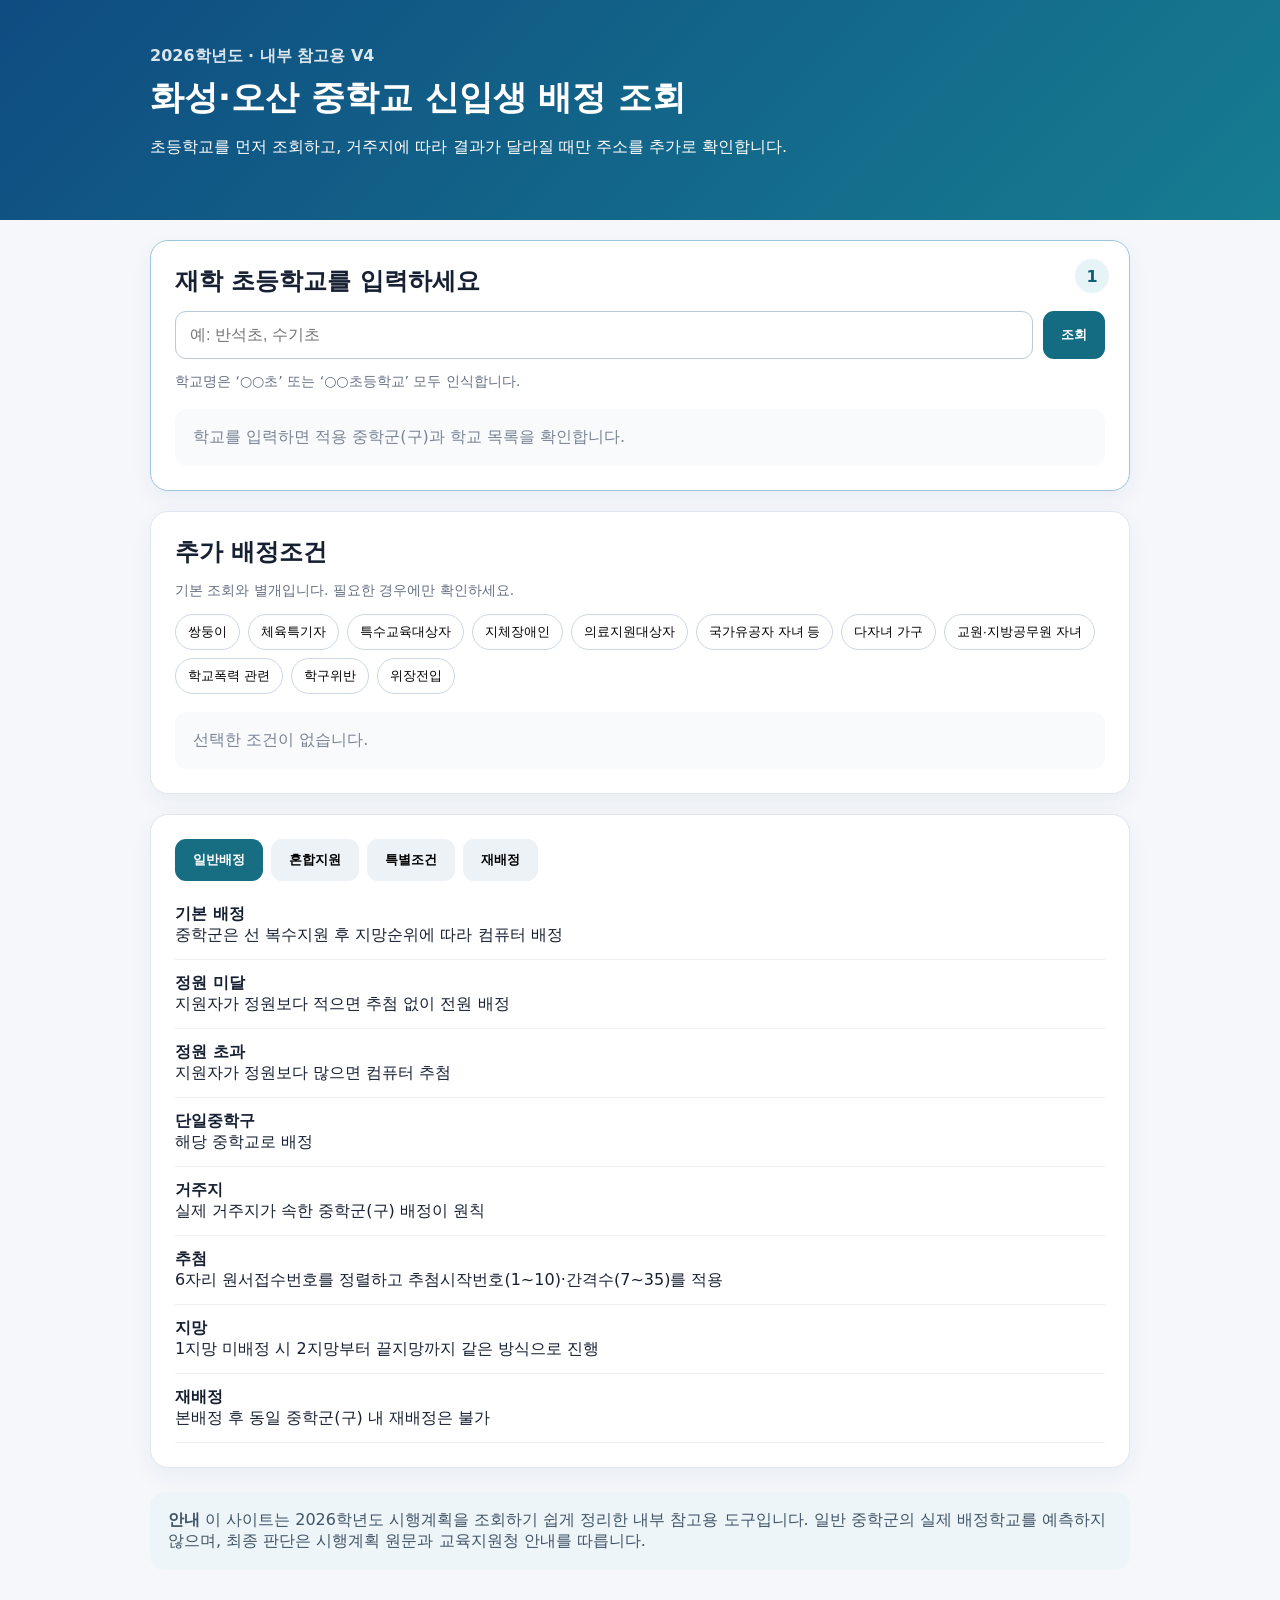
<file: index.html>
<!doctype html><html lang="ko"><head><meta charset="utf-8"><meta name="viewport" content="width=device-width,initial-scale=1"><title>2026 화성·오산 중입배정 조회 V4</title><link rel="stylesheet" href="style.css"></head><body>
<header><div><span class="eyebrow">2026학년도 · 내부 참고용 V4</span><h1>화성·오산 중학교 신입생 배정 조회</h1><p>초등학교를 먼저 조회하고, 거주지에 따라 결과가 달라질 때만 주소를 추가로 확인합니다.</p></div></header>
<main>
<section class="card primary"><div class="step">1</div><h2>재학 초등학교를 입력하세요</h2><div class="search"><input id="school" list="schools" placeholder="예: 반석초, 수기초"><datalist id="schools"></datalist><button id="lookup">조회</button></div><p class="hint">학교명은 ‘○○초’ 또는 ‘○○초등학교’ 모두 인식합니다.</p><div id="basicResult" class="result empty">학교를 입력하면 적용 중학군(구)과 학교 목록을 확인합니다.</div></section>
<section id="addressBox" class="card hidden"><div class="step">2</div><h2>이 학교는 주소 확인이 필요합니다</h2><p id="addressReason"></p><div class="search"><input id="address" placeholder="도로명주소 예: 동탄반석로 277"><button id="addressLookup">주소 확인</button></div><div id="addressResult" class="result empty">주소는 브라우저 안에서만 조회하며 서버로 전송하지 않습니다.</div></section>
<section class="card"><h2>추가 배정조건</h2><p class="hint">기본 조회와 별개입니다. 필요한 경우에만 확인하세요.</p><div id="conditions" class="chips"></div><div id="conditionResult" class="result empty">선택한 조건이 없습니다.</div></section>
<section class="card"><div class="tabs"><button class="tab active" data-tab="general">일반배정</button><button class="tab" data-tab="mixed">혼합지원</button><button class="tab" data-tab="special">특별조건</button><button class="tab" data-tab="reassign">재배정</button></div><div id="plan"></div></section>
<section class="notice"><strong>안내</strong> 이 사이트는 2026학년도 시행계획을 조회하기 쉽게 정리한 내부 참고용 도구입니다. 일반 중학군의 실제 배정학교를 예측하지 않으며, 최종 판단은 시행계획 원문과 교육지원청 안내를 따릅니다.</section>
</main><script src="data.js"></script><script src="app.js"></script></body></html>
</file>
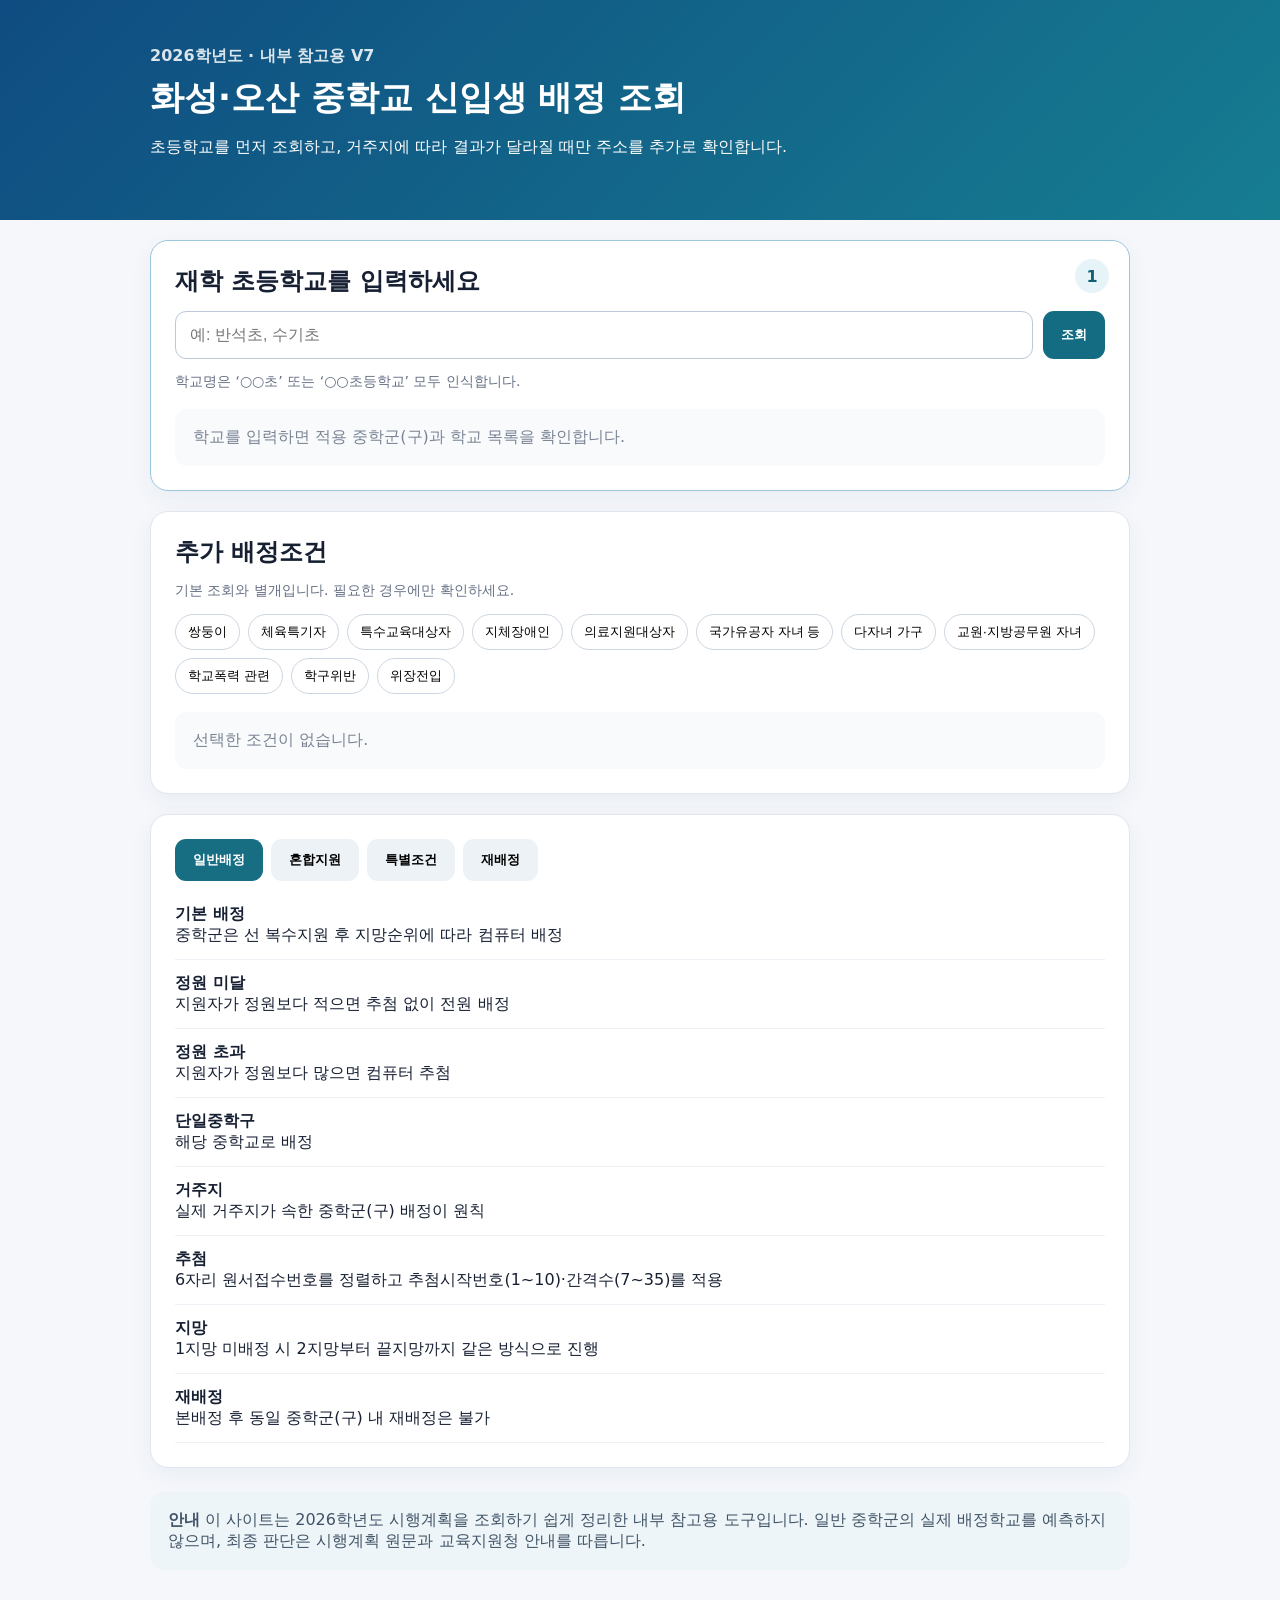
<file: public/index.html>
<!doctype html><html lang="ko"><head><meta charset="utf-8"><meta name="viewport" content="width=device-width,initial-scale=1"><title>2026 화성·오산 중입배정 조회 V7</title><link rel="stylesheet" href="style.css?v=20260916-v7"></head><body>
<header><div><span class="eyebrow">2026학년도 · 내부 참고용 V7</span><h1>화성·오산 중학교 신입생 배정 조회</h1><p>초등학교를 먼저 조회하고, 거주지에 따라 결과가 달라질 때만 주소를 추가로 확인합니다.</p></div></header>
<main>
<section class="card primary"><div class="step">1</div><h2>재학 초등학교를 입력하세요</h2><div class="search"><input id="school" list="schools" placeholder="예: 반석초, 수기초"><datalist id="schools"></datalist><button id="lookup">조회</button></div><p class="hint">학교명은 ‘○○초’ 또는 ‘○○초등학교’ 모두 인식합니다.</p><div id="basicResult" class="result empty">학교를 입력하면 적용 중학군(구)과 학교 목록을 확인합니다.</div></section>
<section id="addressBox" class="card hidden"><div class="step">2</div><h2>이 학교는 주소 확인이 필요합니다</h2><p id="addressReason"></p><div class="search"><input id="address" placeholder="도로명주소 예: 동탄반석로 277"><button id="addressLookup">주소 확인</button></div><div id="addressResult" class="result empty">주소는 브라우저 안에서만 조회하며 서버로 전송하지 않습니다.</div></section>
<section class="card"><h2>추가 배정조건</h2><p class="hint">기본 조회와 별개입니다. 필요한 경우에만 확인하세요.</p><div id="conditions" class="chips"></div><div id="conditionResult" class="result empty">선택한 조건이 없습니다.</div></section>
<section class="card"><div class="tabs"><button class="tab active" data-tab="general">일반배정</button><button class="tab" data-tab="mixed">혼합지원</button><button class="tab" data-tab="special">특별조건</button><button class="tab" data-tab="reassign">재배정</button></div><div id="plan"></div></section>
<section class="notice"><strong>안내</strong> 이 사이트는 2026학년도 시행계획을 조회하기 쉽게 정리한 내부 참고용 도구입니다. 일반 중학군의 실제 배정학교를 예측하지 않으며, 최종 판단은 시행계획 원문과 교육지원청 안내를 따릅니다.</section>
</main><script src="data.js?v=20260916-v7"></script><script src="app.js?v=20260916-v7"></script></body></html>
</file>
<file: style.css>
:root{font-family:system-ui,-apple-system,"Noto Sans KR",sans-serif;color:#172033;background:#f5f7fb}*{box-sizing:border-box}body{margin:0}header{background:linear-gradient(135deg,#0f4c81,#167d91);color:white;padding:46px 20px}header>div,main{max-width:980px;margin:auto}h1{margin:8px 0 10px;font-size:34px}h2{margin:0 0 14px}.eyebrow{font-weight:700;opacity:.85}.card{position:relative;background:#fff;border:1px solid #dfe6ef;border-radius:18px;padding:24px;margin:20px 0;box-shadow:0 8px 24px #1b365d0d}.primary{border-color:#9cc6dc}.step{position:absolute;right:20px;top:18px;width:34px;height:34px;border-radius:50%;background:#e6f3f7;color:#0f6076;display:grid;place-items:center;font-weight:800}.search{display:flex;gap:10px}.search input{flex:1;border:1px solid #bcc9d8;border-radius:11px;padding:14px;font-size:16px}.search button,.tab{border:0;border-radius:11px;padding:12px 18px;font-weight:700;cursor:pointer}.search button{background:#146c82;color:#fff}.hint{color:#667085;font-size:14px}.result{margin-top:18px}.empty{color:#7a8494;padding:18px;background:#f8fafc;border-radius:12px}.status{padding:15px 17px;border-radius:12px;margin:12px 0}.ok{background:#eaf7f1;color:#185c45}.warn{background:#fff5df;color:#7a5010}.group{border:1px solid #e1e7ef;border-radius:13px;padding:16px;margin:10px 0}.result-title{display:flex;gap:9px;align-items:center}.badge{display:inline-block;padding:4px 9px;border-radius:999px;background:#e8f1f8;color:#245b78;font-size:12px}.schools{display:flex;flex-wrap:wrap;gap:8px;margin:12px 0}.school-tag{padding:7px 10px;background:#f0f6f8;border-radius:9px}.warntext,.rule-note{color:#7a5010}.rule-note{padding:12px;background:#fff7e8;border-radius:10px;margin-top:10px}.address-meta{display:grid;grid-template-columns:repeat(auto-fit,minmax(180px,1fr));gap:8px;margin:12px 0}.address-meta div{background:#f8fafc;border-radius:10px;padding:10px}.hidden{display:none}.chips{display:flex;flex-wrap:wrap;gap:8px}.chip{border:1px solid #ccd6e2;background:white;border-radius:999px;padding:8px 12px;cursor:pointer}.chip.active{background:#176d82;color:#fff}.plan-item{padding:13px 0;border-bottom:1px solid #edf0f4}.tabs{display:flex;gap:8px;flex-wrap:wrap;margin-bottom:10px}.tab{background:#edf2f6}.tab.active{background:#176d82;color:#fff}.notice{margin:24px 0 40px;padding:18px;border-radius:14px;background:#eef5f8;color:#415467}.loading{opacity:.65}@media(max-width:640px){header{padding:32px 18px}h1{font-size:27px}.card{padding:19px}.search{flex-direction:column}.search button{width:100%}}
</file>
<file: public/style.css>
:root{font-family:system-ui,-apple-system,"Noto Sans KR",sans-serif;color:#172033;background:#f5f7fb}*{box-sizing:border-box}body{margin:0}header{background:linear-gradient(135deg,#0f4c81,#167d91);color:white;padding:46px 20px}header>div,main{max-width:980px;margin:auto}h1{margin:8px 0 10px;font-size:34px}h2{margin:0 0 14px}.eyebrow{font-weight:700;opacity:.85}.card{position:relative;background:#fff;border:1px solid #dfe6ef;border-radius:18px;padding:24px;margin:20px 0;box-shadow:0 8px 24px #1b365d0d}.primary{border-color:#9cc6dc}.step{position:absolute;right:20px;top:18px;width:34px;height:34px;border-radius:50%;background:#e6f3f7;color:#0f6076;display:grid;place-items:center;font-weight:800}.search{display:flex;gap:10px}.search input{flex:1;border:1px solid #bcc9d8;border-radius:11px;padding:14px;font-size:16px}.search button,.tab{border:0;border-radius:11px;padding:12px 18px;font-weight:700;cursor:pointer}.search button{background:#146c82;color:#fff}.hint{color:#667085;font-size:14px}.result{margin-top:18px}.empty{color:#7a8494;padding:18px;background:#f8fafc;border-radius:12px}.status{padding:15px 17px;border-radius:12px;margin:12px 0}.ok{background:#eaf7f1;color:#185c45}.warn{background:#fff5df;color:#7a5010}.group{border:1px solid #e1e7ef;border-radius:13px;padding:16px;margin:10px 0}.result-title{display:flex;gap:9px;align-items:center}.badge{display:inline-block;padding:4px 9px;border-radius:999px;background:#e8f1f8;color:#245b78;font-size:12px}.schools{display:flex;flex-wrap:wrap;gap:8px;margin:12px 0}.school-tag{padding:7px 10px;background:#f0f6f8;border-radius:9px}.warntext,.rule-note{color:#7a5010}.rule-note{padding:12px;background:#fff7e8;border-radius:10px;margin-top:10px}.address-meta{display:grid;grid-template-columns:repeat(auto-fit,minmax(180px,1fr));gap:8px;margin:12px 0}.address-meta div{background:#f8fafc;border-radius:10px;padding:10px}.hidden{display:none}.chips{display:flex;flex-wrap:wrap;gap:8px}.chip{border:1px solid #ccd6e2;background:white;border-radius:999px;padding:8px 12px;cursor:pointer}.chip.active{background:#176d82;color:#fff}.plan-item{padding:13px 0;border-bottom:1px solid #edf0f4}.tabs{display:flex;gap:8px;flex-wrap:wrap;margin-bottom:10px}.tab{background:#edf2f6}.tab.active{background:#176d82;color:#fff}.notice{margin:24px 0 40px;padding:18px;border-radius:14px;background:#eef5f8;color:#415467}.loading{opacity:.65}@media(max-width:640px){header{padding:32px 18px}h1{font-size:27px}.card{padding:19px}.search{flex-direction:column}.search button{width:100%}}
</file>
